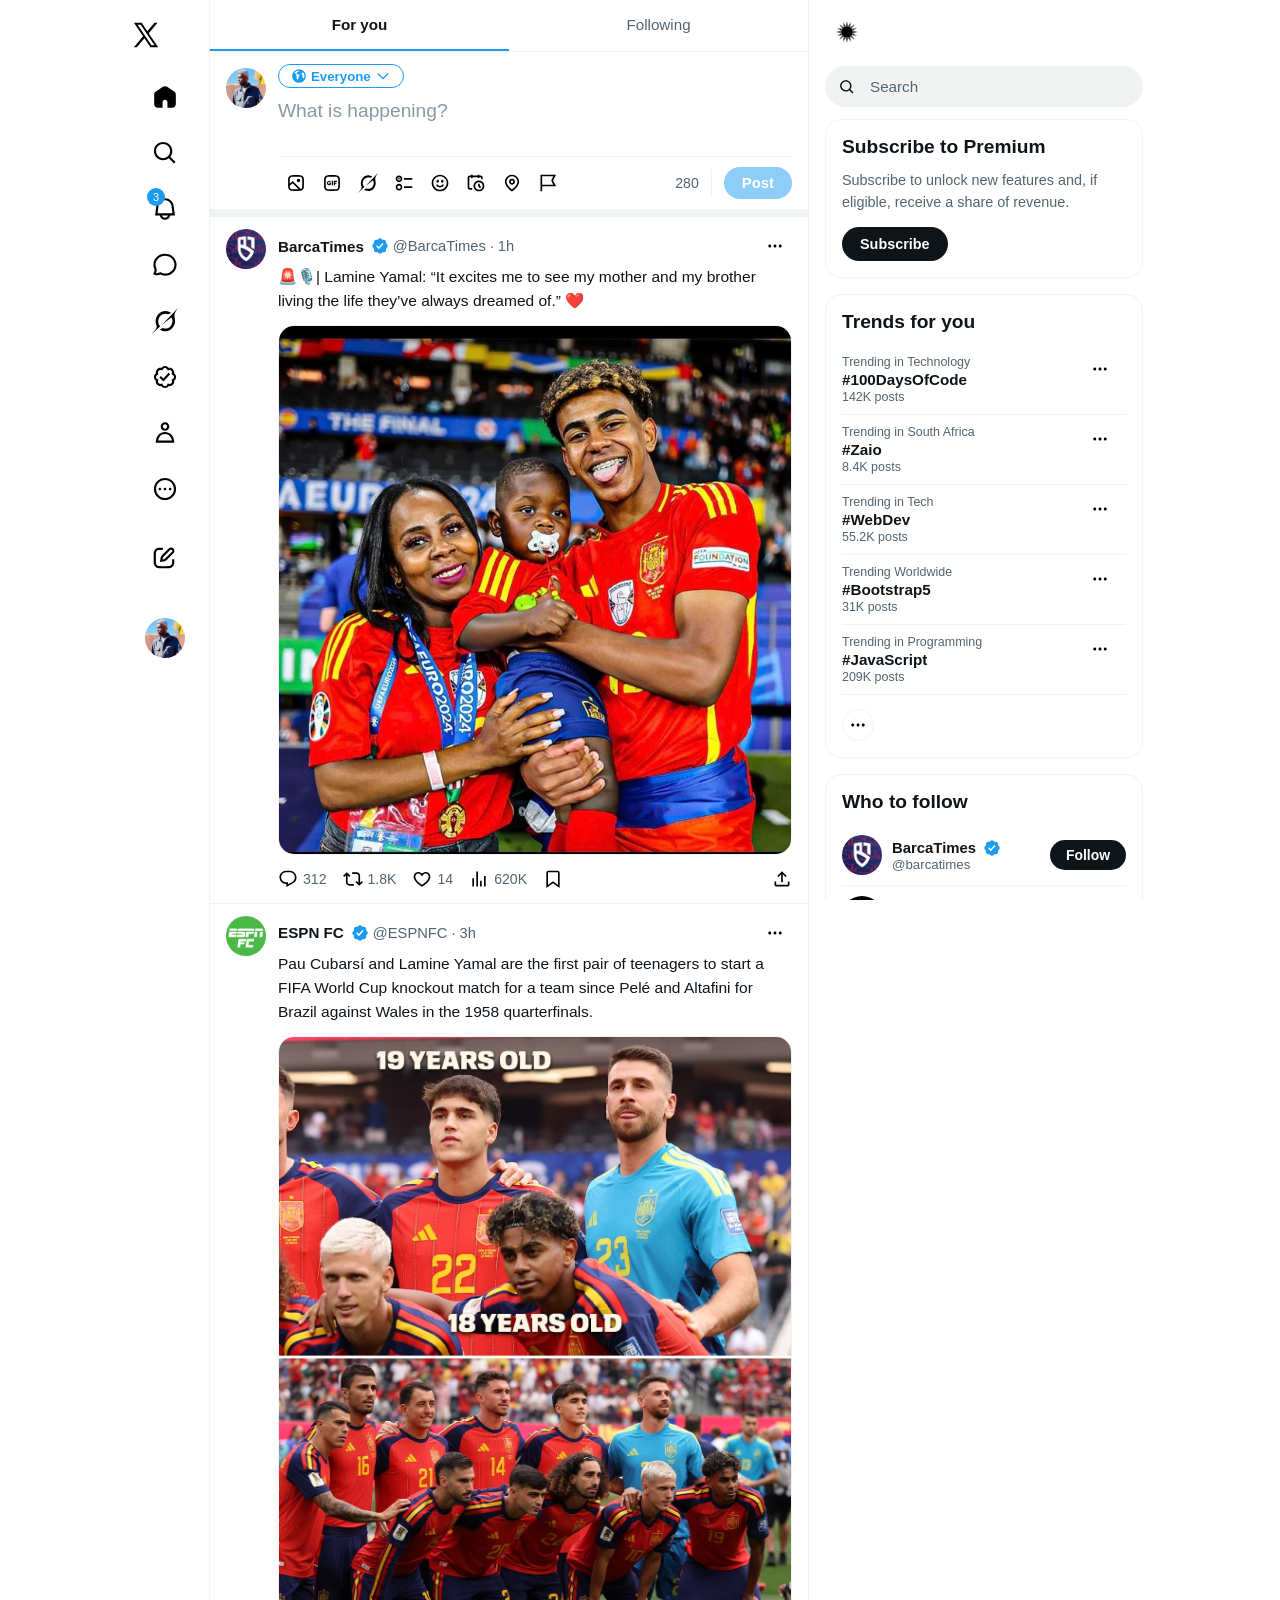
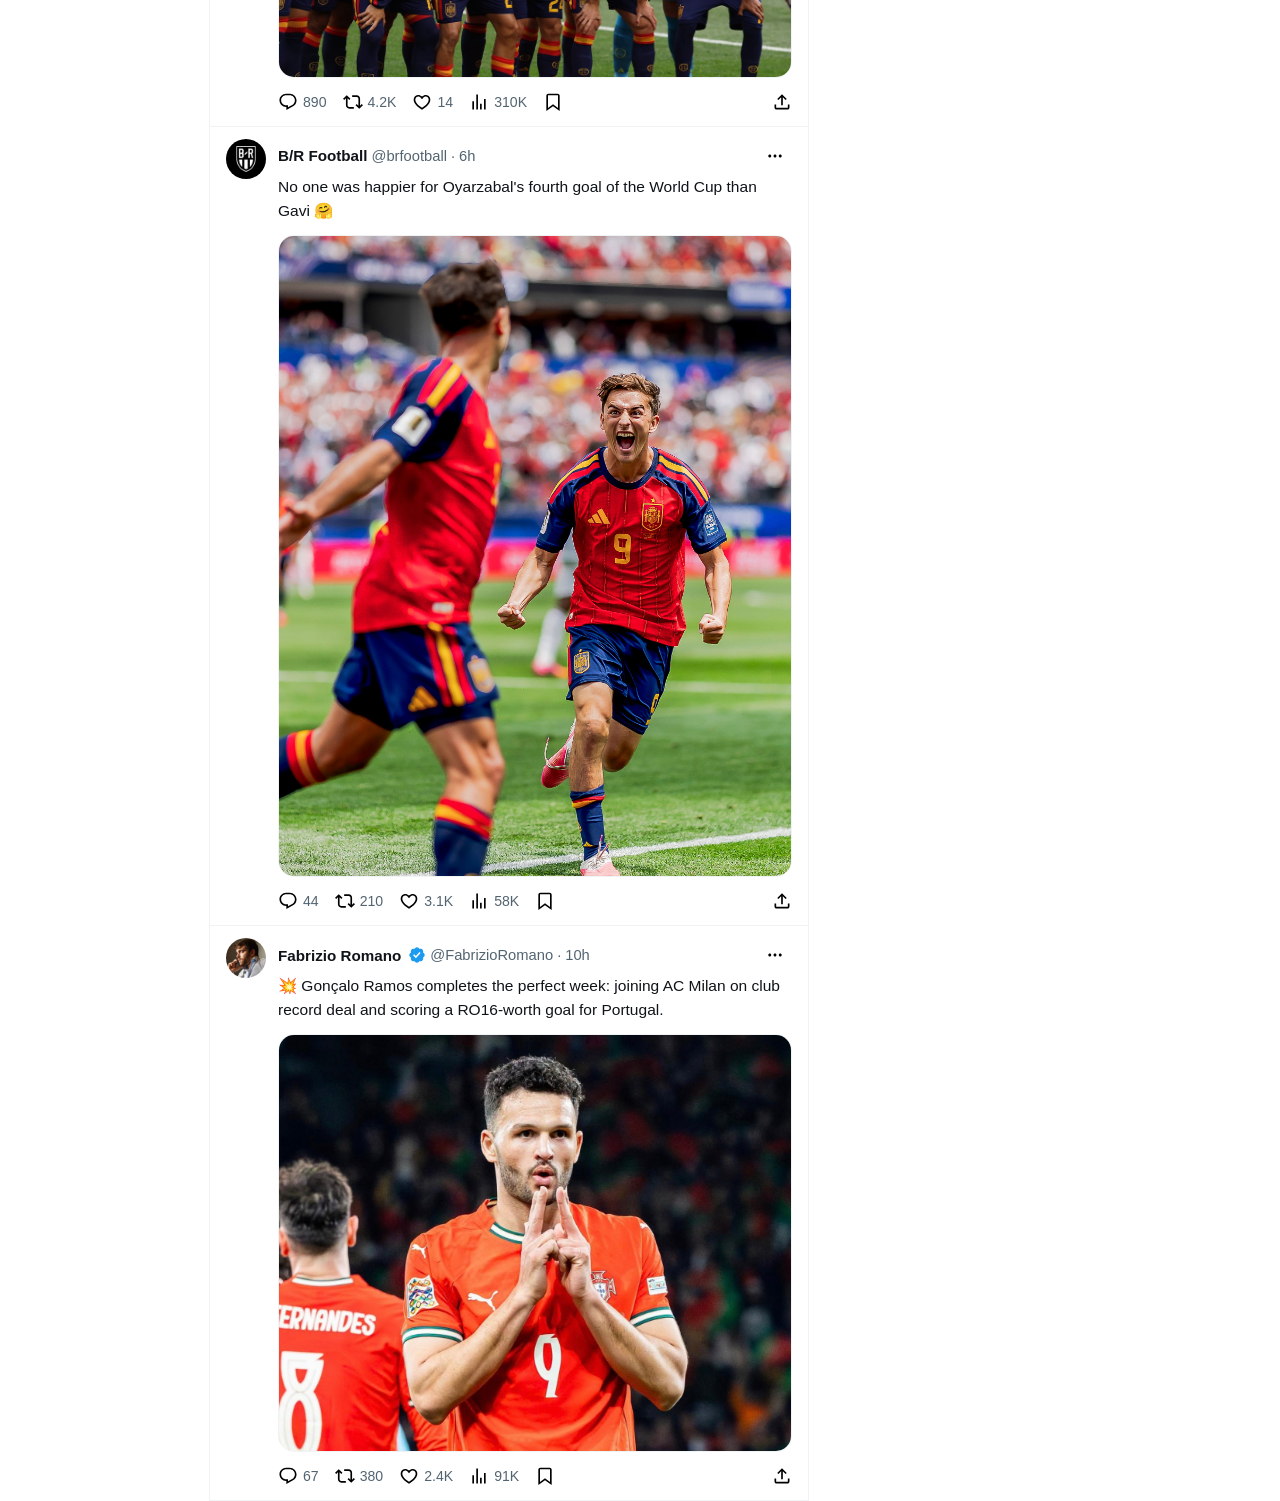
<file: index.html>
<!DOCTYPE html>
<html lang="en">
<head>
  <meta charset="UTF-8">
  <meta name="viewport" content="width=device-width, initial-scale=1.0">
  <title>Kazadi X</title>
  <link rel="icon" href="./Assets/x-favicon.ico" type="image/x-icon">
  <link rel="stylesheet" href="style.css">
</head>

<body>
  
  <!-- =====================================================
       MOBILE TOP BAR (visible < 700px)
  ====================================================== -->
  <div class="mobile-topbar">
    <img src="./Assets/x-icon.svg"
         alt="X logo" class="mobile-logo" />
    <img src="./Assets/ProfilePic.jpg"
         alt="Profile" class="mobile-avatar" />
  </div>

  <!-- =====================================================
       PAGE WRAPPER
  ====================================================== -->
  <div class="page-wrap">

    <!-- =====================================================
         LEFT SIDEBAR — Navigation
    ====================================================== -->
    <aside class="sidebar-left" aria-label="Main navigation">

      <!-- Logo -->
      <a href="index.html" class="nav-logo" aria-label="X home">
        <img src="./Assets/x-icon.svg" alt="X logo">
      </a>

      <!-- Nav links -->
      <nav class="sidebar-nav" aria-label="Primary">
        <a href="index.html" class="nav-item active" aria-current="page">
          <img src="./Assets/home.svg" alt="Home">
          <span class="nav-label">Home</span>
        </a>
        <a href="explore.html" class="nav-item">
          <img src="./Assets/search.svg" alt="Explore">
          <span class="nav-label">Explore</span>
        </a>
        <a href="#" class="nav-item">
          <img src="./Assets/notifications.svg" alt="Notifications">
          <span class="nav-label">Notifications</span>
          <span class="nav-badge">3</span>
        </a>
        <a href="#" class="nav-item">
          <img src="./Assets/message.svg" alt="Chat">
          <span class="nav-label">Chat</span>
        </a>
        <a href="#" class="nav-item">
          <img src="./Assets/grok.svg" alt="Grok">
          <span class="nav-label">Grok</span>
        </a>
        <a href="#" class="nav-item">
          <img src="./Assets/premium.svg" alt="Premium">
          <span class="nav-label">Premium</span>
        </a>
        <a href="#" class="nav-item">
          <img src="./Assets/profile.svg" alt="Profile">
          <span class="nav-label">Profile</span>
        </a>
        <div class="nav-more-wrap more-wrap">
          <button class="nav-item nav-btn" aria-haspopup="true" aria-expanded="false">
            <img src="./Assets/more.svg" alt="More">
            <span class="nav-label">More</span>
          </button>
          <div class="more-menu align-left" role="menu">
            <a href="#" class="nav-item">
              <img src="./Assets/lists.svg" alt="Lists">
              <span class="nav-label">Lists</span>
            </a>
            <a href="#" class="nav-item">
              <img src="./Assets/communities.svg" alt="Communities">
              <span class="nav-label">Communities</span>
            </a>
            <a href="#" class="nav-item">
              <img src="./Assets/bookmarks.svg" alt="Bookmarks">
              <span class="nav-label">Bookmarks</span>
            </a>
            <a href="#" class="nav-item">
              <img src="./Assets/community-notes.svg" alt="Explore">
              <span class="nav-label">Community Notes</span>
            </a>
            <a href="#" class="nav-item" >
              <img src="./Assets/business.svg" alt="Lists">
              <span class="nav-label">Business</span>
            </a>
            <a href="#" class="nav-item">
              <img src="./Assets/ads.svg" alt="Explore">
              <span class="nav-label">Ads</span>
            </a>
            <a href="#" class="nav-item">
              <img src="./Assets/space.svg" alt="Space">
              <span class="nav-label">Space</span>
            </a>
            <a href="#" class="nav-item">
              <img src="./Assets/settings.svg" alt="Explore">
              <span class="nav-label">Settings and privacy</span>
            </a>
          </div>
        </div>

        <!-- Post / Tweet button -->
        <button class="btn-tweet" id="openTweetModal" aria-haspopup="dialog">
          <span class="btn-tweet-full">Post</span>
          <img src="./Assets/post.svg" alt="Feather" class="btn-tweet-icon" aria-hidden="true">
        </button>
      </nav>

      <!-- Profile mini card -->
      <div class="profile-mini">
        <img src="./Assets/ProfilePic.jpg"
             alt="Your profile" class="profile-mini-avatar" />
        <div class="profile-mini-info">
          <span class="profile-mini-name">Kazadi Mukendi</span>
          <span class="profile-mini-handle">@kazadi_dev</span>
        </div>
        <img src="./Assets/more2.svg" alt="More" class="profile-mini-more" aria-hidden="true">
      </div>
    </aside>

    <!-- =====================================================
         MAIN FEED
    ====================================================== -->
    <main class="feed-col" aria-label="Timeline feed">

      <!-- Feed header -->
      <div class="feed-header">
        <div class="feed-tabs">
          <button class="feed-tab active" aria-pressed="true">For you</button>
          <button class="feed-tab" aria-pressed="false">Following</button>
        </div>
      </div>

      <!-- ===== TWEET COMPOSE BOX ===== -->
      <div class="compose-box" role="form" aria-label="Compose a post">
        <img src="./Assets/ProfilePic.jpg"
             alt="Your avatar" class="compose-avatar" />
        <div class="compose-right">
          <div class="compose-audience">
            <button class="audience-btn">
              <img src="./Assets/everyonecanreply.svg" alt="Everyone"> Everyone <img src="./Assets/drop-down.svg" alt="Drop down">
            </button>
          </div>
          <textarea class="compose-input" id="composeInput" placeholder="What is happening?"
                    aria-label="Compose your post" maxlength="280" rows="1"></textarea>
          <div class="compose-toolbar">
            <div class="compose-tools">
              <button class="tool-btn" aria-label="Add image"><img src="./Assets/media.svg" alt="Image"></button>
              <button class="tool-btn" aria-label="Add GIF"><img src="./Assets/gif.svg" alt="GIF"></button>
              <button class="tool-btn" aria-label="Grok"><img src="./Assets/grok.svg" alt="Grok"></button>
              <button class="tool-btn" aria-label="Add poll"><img src="./Assets/poll.svg" alt="Poll"></button>
              <button class="tool-btn" aria-label="Add emoji"><img src="./Assets/emoji.svg" alt="Emoji"></button>
              <button class="tool-btn" aria-label="Schedule post"><img src="./Assets/schedule.svg" alt="Calendar"></button>
              <button class="tool-btn" aria-label="Add location"><img src="./Assets/location.svg" alt="Location"></button>
              <button class="tool-btn" aria-label="Disclosure"><img src="./Assets/flag.svg" alt="Disclosure"></button>
            </div>
            <div class="compose-right-tools">
              <span class="char-counter" id="charCounter">280</span>
              <div class="compose-divider" aria-hidden="true"></div>
              <button class="btn-post" id="postBtn" disabled aria-label="Post your tweet">Post</button>
            </div>
          </div>
        </div>
      </div>

      <!-- ===== TWEET FEED ===== -->
      <div class="feed-list" role="feed" aria-label="Timeline">

        <!-- Tweet 1 — with image -->
        <article class="tweet" aria-label="Tweet by Match Center">
          <div class="tweet-avatar-col">
            <img src="./Assets/BarcaTimes.jpg"
                 alt="Barca Times avatar" class="tweet-avatar" />
          </div>
          <div class="tweet-body">
            <div class="tweet-header">
              <span class="tweet-name">BarcaTimes<img src="./Assets/verified.svg" alt="Verified" class="verified"></span>
              <span class="tweet-handle">@BarcaTimes</span>
              <span class="tweet-dot">·</span>
              <span class="tweet-time">1h</span>
              <div class="tweet-more-wrap more-wrap">
                <button class="tweet-more" aria-label="More options" aria-haspopup="true" aria-expanded="false">
                  <img src="./Assets/more2.svg" alt="More">
                </button>
                <div class="more-menu" role="menu">
                  <button class="menu-item" role="menuitem">Not interested in this post</button>
                  <button class="menu-item" role="menuitem">Follow @BarcaTimes</button>
                  <button class="menu-item" role="menuitem">Mute @BarcaTimes</button>
                  <button class="menu-item menu-item-danger" role="menuitem">Block @BarcaTimes</button>
                  <button class="menu-item menu-item-danger" role="menuitem">Report post</button>
                </div>
              </div>
            </div>
            <p class="tweet-text">🚨🎙️| Lamine Yamal: “It excites me to see my mother and my brother living the life they’ve always dreamed of.” ❤️</p>
            <div class="tweet-image-wrap">
              <img src="./Assets/Lamine.jpg"
                   alt="Lamine Yamal" class="tweet-img" />
            </div>
            <div class="tweet-actions">
              <button class="action-btn reply-btn" aria-label="Comment">
                <img src="./Assets/comment.svg" alt="Comment"><span>312</span>
              </button>
              <button class="action-btn retweet-btn" aria-label="Repost">
                <img src="./Assets/retweet.svg" alt="Repost"><span>1.8K</span>
              </button>
              <button class="action-btn like-btn" aria-label="Like" aria-pressed="false">
                <img src="./Assets/like.svg" alt="Like"><span>14</span>
              </button>
              <button class="action-btn view-btn" aria-label="Views">
                <img src="./Assets/view.svg" alt="Views"><span>620K</span>
              </button>
              <button class="action-btn bookmark-btn" aria-label="Bookmark">
                <img src="./Assets/bookmarks.svg" alt="Bookmark">
              </button>
              <button class="action-btn share-btn" aria-label="Share">
                <img src="./Assets/share.svg" alt="Share">
              </button>
            </div>
          </div>
        </article>

        <!-- Tweet 2 -->
        <article class="tweet" aria-label="Tweet by Transfer Wire">
          <div class="tweet-avatar-col">
            <img src="./Assets/ESPNFC.jpg"
                 alt="ESPN" class="tweet-avatar" />
          </div>
          <div class="tweet-body">
            <div class="tweet-header">
              <span class="tweet-name">ESPN FC <img src="./Assets/verified.svg" alt="Verified" class="verified"></span>
              <span class="tweet-handle">@ESPNFC</span>
              <span class="tweet-dot">·</span>
              <span class="tweet-time">3h</span>
              <div class="tweet-more-wrap more-wrap">
                <button class="tweet-more" aria-label="More options" aria-haspopup="true" aria-expanded="false">
                  <img src="./Assets/more2.svg" alt="More">
                </button>
                <div class="more-menu" role="menu">
                  <button class="menu-item" role="menuitem">Not interested in this post</button>
                  <button class="menu-item" role="menuitem">Follow @ESPNFC</button>
                  <button class="menu-item" role="menuitem">Mute @ESPNFC</button>
                  <button class="menu-item menu-item-danger" role="menuitem">Block @ESPNFC</button>
                  <button class="menu-item menu-item-danger" role="menuitem">Report post</button>
                </div>
              </div>
            </div>
            <p class="tweet-text">Pau Cubarsí and Lamine Yamal are the first pair of teenagers to start a FIFA World Cup knockout match for a team since Pelé and Altafini for Brazil against Wales in the 1958 quarterfinals.</p>
            <div class="tweet-image-wrap">
              <img src="./Assets/Spain.jpg"
                   alt="Spain" class="tweet-img" />
            </div>
            <div class="tweet-actions">
              <button class="action-btn reply-btn" aria-label="Comment">
                <img src="./Assets/comment.svg" alt="Comment"><span>890</span>
              </button>
              <button class="action-btn retweet-btn" aria-label="Repost">
                <img src="./Assets/retweet.svg" alt="Repost"><span>4.2K</span>
              </button>
              <button class="action-btn like-btn" aria-label="Like" aria-pressed="false">
                <img src="./Assets/like.svg" alt="Like"><span>14</span>
              </button>
              <button class="action-btn view-btn" aria-label="Views">
                <img src="./Assets/view.svg" alt="Views"><span>310K</span>
              </button>
              <button class="action-btn bookmark-btn" aria-label="Bookmark">
                <img src="./Assets/bookmarks.svg" alt="Bookmark">
              </button>
              <button class="action-btn share-btn" aria-label="Share">
                <img src="./Assets/share.svg" alt="Share">
              </button>
            </div>
          </div>
        </article>

        <!-- Tweet 3 — with image -->
        <article class="tweet" aria-label="Tweet by BR Football">
          <div class="tweet-avatar-col">
            <img src="./Assets/BRFootball.jpg"
                 alt="B/R Football avatar" class="tweet-avatar" />
          </div>
          <div class="tweet-body">
            <div class="tweet-header">
              <span class="tweet-name">B/R Football</span>
              <span class="tweet-handle">@brfootball</span>
              <span class="tweet-dot">·</span>
              <span class="tweet-time">6h</span>
              <div class="tweet-more-wrap more-wrap">
                <button class="tweet-more" aria-label="More options" aria-haspopup="true" aria-expanded="false">
                  <img src="./Assets/more2.svg" alt="More">
                </button>
                <div class="more-menu" role="menu">
                  <button class="menu-item" role="menuitem">Not interested in this post</button>
                  <button class="menu-item" role="menuitem">Follow @brfootball</button>
                  <button class="menu-item" role="menuitem">Mute @brfootball</button>
                  <button class="menu-item menu-item-danger" role="menuitem">Block @brfootball</button>
                  <button class="menu-item menu-item-danger" role="menuitem">Report post</button>
                </div>
              </div>
            </div>
            <p class="tweet-text">No one was happier for Oyarzabal's fourth goal of the World Cup than Gavi 🤗</p>
            <div class="tweet-image-wrap">
              <img src="./Assets/Gavi.jpg"
                   alt="Gavi" class="tweet-img" />
            </div>
            <div class="tweet-actions">
              <button class="action-btn reply-btn" aria-label="Comment">
                <img src="./Assets/comment.svg" alt="Comment"><span>44</span>
              </button>
              <button class="action-btn retweet-btn" aria-label="Repost">
                <img src="./Assets/retweet.svg" alt="Repost"><span>210</span>
              </button>
              <button class="action-btn like-btn" aria-label="Like" aria-pressed="false">
                <img src="./Assets/like.svg" alt="Like"><span>3.1K</span>
              </button>
              <button class="action-btn view-btn" aria-label="Views">
                <img src="./Assets/view.svg" alt="Views"><span>58K</span>
              </button>
              <button class="action-btn bookmark-btn" aria-label="Bookmark">
                <img src="./Assets/bookmarks.svg" alt="Bookmark">
              </button>
              <button class="action-btn share-btn" aria-label="Share">
                <img src="./Assets/share.svg" alt="Share">
              </button>
            </div>
          </div>
        </article>

        <!-- Tweet 4 -->
        <article class="tweet" aria-label="Tweet by Fabrizio Romano">
          <div class="tweet-avatar-col">
            <img src="./Assets/Fabrizio.jpg"
                 alt="Fabrizio Romano avatar" class="tweet-avatar" />
          </div>
          <div class="tweet-body">
            <div class="tweet-header">
              <span class="tweet-name">Fabrizio Romano <img src="./Assets/verified.svg" alt="Verified" class="verified"></span>
              <span class="tweet-handle">@FabrizioRomano</span>
              <span class="tweet-dot">·</span>
              <span class="tweet-time">10h</span>
              <div class="tweet-more-wrap more-wrap">
                <button class="tweet-more" aria-label="More options" aria-haspopup="true" aria-expanded="false">
                  <img src="./Assets/more2.svg" alt="More">
                </button>
                <div class="more-menu" role="menu">
                  <button class="menu-item" role="menuitem">Not interested in this post</button>
                  <button class="menu-item" role="menuitem">Follow @FabrizioRomano</button>
                  <button class="menu-item" role="menuitem">Mute @FabrizioRomano</button>
                  <button class="menu-item menu-item-danger" role="menuitem">Block @FabrizioRomano</button>
                  <button class="menu-item menu-item-danger" role="menuitem">Report post</button>
                </div>
              </div>
            </div>
            <p class="tweet-text">💥 Gonçalo Ramos completes the perfect week: joining AC Milan on club record deal and scoring a RO16-worth goal for Portugal.</p>
            <div class="tweet-image-wrap">
              <img src="./Assets/Ramos.jpg"
                   alt="Gonçalo Ramos" class="tweet-img" />
            </div>
            <div class="tweet-actions">
              <button class="action-btn reply-btn" aria-label="Reply">
                <img src="./Assets/comment.svg" alt="Comment"><span>67</span>
              </button>
              <button class="action-btn retweet-btn" aria-label="Repost">
                <img src="./Assets/retweet.svg" alt="Repost"><span>380</span>
              </button>
              <button class="action-btn like-btn" aria-label="Like" aria-pressed="false">
                <img src="./Assets/like.svg" alt="Like"><span>2.4K</span>
              </button>
              <button class="action-btn view-btn" aria-label="Views">
                <img src="./Assets/view.svg" alt="Views"><span>91K</span>
              </button>
              <button class="action-btn bookmark-btn" aria-label="Bookmark">
                <img src="./Assets/bookmarks.svg" alt="Bookmark">
              </button>
              <button class="action-btn share-btn" aria-label="Share">
                <img src="./Assets/share.svg" alt="Share">
              </button>
            </div>
          </div>
        </article>


      </div><!-- /feed-list -->
    </main>

    <!-- =====================================================
         RIGHT SIDEBAR
    ====================================================== -->
    <aside class="sidebar-right" aria-label="Supplementary content">
      <!-- Dark mode toggle — CUSTOM FEATURE (no Cursor) -->
      <button class="theme-toggle-btn" id="themeToggle" aria-label="Toggle dark mode" aria-pressed="false">
        <img src="./Assets/Dark.png" alt="Dark mode" id="themeIcon">
        <span id="themeLabel" class="visually-hidden">Dark mode</span>
      </button>

      <!-- Search bar -->
      <div class="search-wrap">
        <label for="searchInput" class="visually-hidden">Search Twitter</label>
        <div class="search-inner">
          <img src="./Assets/search.svg" alt="Search" class="search-icon" aria-hidden="true">
          <input type="search" id="searchInput" class="search-input" placeholder="Search" aria-label="Search">
        </div>
      </div>
    
      <!-- Subscribe box -->
      <div class="widget subscribe-widget">
        <h2 class="widget-title">Subscribe to Premium</h2>
        <p class="widget-body">
          Subscribe to unlock new features and, if eligible, receive a share of revenue.
        </p>
        <button class="btn-subscribe">Subscribe</button>
      </div>
    
      <!-- Trending -->
      <div class="widget trending-widget">
        <h2 class="widget-title">Trends for you</h2>

        <div class="trend-item">
          <div>
            <div class="trend-meta">Trending in Technology</div>
            <div class="trend-tag">#100DaysOfCode</div>
            <div class="trend-count">142K posts</div>
          </div>
          <div class="trend-more-wrap more-wrap">
            <button class="trend-more" aria-label="More options" aria-haspopup="true" aria-expanded="false">
              <img src="./Assets/more2.svg" alt="More">
            </button>
            <div class="more-menu" role="menu">
              <button class="menu-item" role="menuitem">Not interested in #100DaysOfCode</button>
              <button class="menu-item menu-item-danger" role="menuitem">This trend is spam or misleading</button>
            </div>
          </div>
        </div>

        <div class="trend-item">
          <div>
            <div class="trend-meta">Trending in South Africa</div>
            <div class="trend-tag">#Zaio</div>
            <div class="trend-count">8.4K posts</div>
          </div>
          <div class="trend-more-wrap more-wrap">
            <button class="trend-more" aria-label="More options" aria-haspopup="true" aria-expanded="false">
              <img src="./Assets/more2.svg" alt="More">
            </button>
            <div class="more-menu" role="menu">
              <button class="menu-item" role="menuitem">Not interested in #Zaio</button>
              <button class="menu-item menu-item-danger" role="menuitem">This trend is spam or misleading</button>
            </div>
          </div>
        </div>

        <div class="trend-item">
          <div>
            <div class="trend-meta">Trending in Tech</div>
            <div class="trend-tag">#WebDev</div>
            <div class="trend-count">55.2K posts</div>
          </div>
          <div class="trend-more-wrap more-wrap">
            <button class="trend-more" aria-label="More options" aria-haspopup="true" aria-expanded="false">
              <img src="./Assets/more2.svg" alt="More">
            </button>
            <div class="more-menu" role="menu">
              <button class="menu-item" role="menuitem">Not interested in #WebDev</button>
              <button class="menu-item menu-item-danger" role="menuitem">This trend is spam or misleading</button>
            </div>
          </div>
        </div>

        <div class="trend-item">
          <div>
            <div class="trend-meta">Trending Worldwide</div>
            <div class="trend-tag">#Bootstrap5</div>
            <div class="trend-count">31K posts</div>
          </div>
          <div class="trend-more-wrap more-wrap">
            <button class="trend-more" aria-label="More options" aria-haspopup="true" aria-expanded="false">
              <img src="./Assets/more2.svg" alt="More">
            </button>
            <div class="more-menu" role="menu">
              <button class="menu-item" role="menuitem">Not interested in #Bootstrap5</button>
              <button class="menu-item menu-item-danger" role="menuitem">This trend is spam or misleading</button>
            </div>
          </div>
        </div>

        <div class="trend-item">
          <div>
            <div class="trend-meta">Trending in Programming</div>
            <div class="trend-tag">#JavaScript</div>
            <div class="trend-count">209K posts</div>
          </div>
          <div class="trend-more-wrap more-wrap">
            <button class="trend-more" aria-label="More options" aria-haspopup="true" aria-expanded="false">
              <img src="./Assets/more2.svg" alt="More">
            </button>
            <div class="more-menu" role="menu">
              <button class="menu-item" role="menuitem">Not interested in #JavaScript</button>
              <button class="menu-item menu-item-danger" role="menuitem">This trend is spam or misleading</button>
            </div>
          </div>
        </div>

        <div class="widget-more-wrap more-wrap">
          <button class="more-btn" aria-label="More trends" aria-haspopup="true" aria-expanded="false">
            <img src="./Assets/more2.svg" alt="More">
          </button>
          <div class="more-menu align-left" role="menu">
            <a class="menu-item" role="menuitem" href="explore.html">See all trends</a>
            <button class="menu-item" role="menuitem">Trending in your area</button>
            <button class="menu-item" role="menuitem">Trending settings</button>
          </div>
        </div>
      </div>
    
      <!-- Who to follow -->
      <div class="widget follow-widget">
        <h2 class="widget-title">Who to follow</h2>
    
        <div class="follow-item">
          <img src="./Assets/BarcaTimes.jpg"
               alt="BarcaTimes avatar"
               class="follow-avatar">
    
          <div class="follow-info">
            <span class="follow-name">
              BarcaTimes
              <img src="./Assets/verified.svg" alt="Verified" class="verified">
            </span>
            <span class="follow-handle">@barcatimes</span>
          </div>
    
          <button class="btn-follow">Follow</button>
        </div>
    
        <div class="follow-item">
          <img src="./Assets/BRFootball.jpg"
               alt="B/R Football avatar"
               class="follow-avatar">
    
          <div class="follow-info">
            <span class="follow-name">B/R Football</span>
            <span class="follow-handle">@brfootball</span>
          </div>
    
          <button class="btn-follow">Follow</button>
        </div>
    
        <div class="follow-item">
          <img src="./Assets/ESPNFC.jpg"
               alt="ESPN FC avatar"
               class="follow-avatar">
    
          <div class="follow-info">
            <span class="follow-name">
              ESPN FC
              <img src="./Assets/verified.svg" alt="Verified" class="verified">
            </span>
            <span class="follow-handle">@espnfc</span>
          </div>
    
          <button class="btn-follow">Follow</button>
        </div>
    
        <div class="widget-more-wrap more-wrap">
          <button class="more-btn" aria-label="More suggestions" aria-haspopup="true" aria-expanded="false">
            <img src="./Assets/more2.svg" alt="More">
          </button>
          <div class="more-menu align-left" role="menu">
            <button class="menu-item" role="menuitem">See more suggestions</button>
            <button class="menu-item" role="menuitem">Find people you know</button>
            <button class="menu-item" role="menuitem">Who to follow settings</button>
          </div>
        </div>
      </div>
    
      <p class="sidebar-footer">
        <a href="#">Terms</a>
        <a href="#">· Privacy</a>
        <a href="#">· Cookies</a>
        <a href="#">· Accessibility</a>
        <a href="#">· Ads Info</a>
        <a href="#">· More ···</a>
          © 2026 X Corp
      </p>
    
    </aside>


  </div><!-- /page-wrap -->

  <!-- =====================================================
       TWEET MODAL — CUSTOM FEATURE (Cursor-assisted)
       Pure CSS :target trick for open/close, no JS fallback
  ====================================================== -->
  <div class="modal-overlay" id="tweetModal" role="dialog" aria-modal="true" aria-label="Compose new post">
    <div class="modal-box">
  
      <!-- Modal Header -->
      <div class="modal-header">
        <a href="#" class="modal-close" aria-label="Close compose dialog">
          <img src="./Assets/close.svg" alt="Close">
        </a>
  
        <button class="btn-drafts">Drafts</button>
      </div>
  
      <!-- Modal Compose -->
      <div class="modal-compose">
  
        <img src="./Assets/ProfilePic.jpg"
             alt="Your avatar"
             class="compose-avatar">
  
        <div class="compose-right">
  
          <div class="compose-audience">
            <button class="audience-btn">
              <img src="./Assets/everyonecanreply.svg" alt="Everyone">
              <span>Everyone</span>
              <img src="./Assets/drop-down.svg" alt="Expand">
            </button>
          </div>
  
          <textarea
            class="compose-input modal-input"
            placeholder="What is happening?!"
            aria-label="Compose your post"
            maxlength="280"
            rows="4"></textarea>
  
          <div class="compose-toolbar">
  
            <div class="compose-tools">
  
              <button class="tool-btn" aria-label="Add image">
                <img src="./Assets/media.svg" alt="Image">
              </button>
  
              <button class="tool-btn" aria-label="Add GIF">
                <img src="./Assets/gif.svg" alt="GIF">
              </button>

              <button class="tool-btn" aria-label="Grok">
                <img src="./Assets/grok.svg" alt="Grok">
              </button>

              <button class="tool-btn" aria-label="Add poll">
                <img src="./Assets/poll.svg" alt="Poll">
              </button>
  
              <button class="tool-btn" aria-label="Add emoji">
                <img src="./Assets/emoji.svg" alt="Emoji">
              </button>
  
              <button class="tool-btn" aria-label="Schedule post">
                <img src="./Assets/schedule.svg" alt="Schedule">
              </button>
  
              <button class="tool-btn" aria-label="Add location">
                <img src="./Assets/location.svg" alt="Location">
              </button>

              <button class="tool-btn" aria-label="Disclosure">
                <img src="./Assets/flag.svg" alt="Disclosure">
              </button>

            </div>
  
            <div class="compose-right-tools">
              <span class="char-counter">280</span>
  
              <div class="compose-divider"></div>
  
              <button class="btn-post">Post</button>
            </div>
  
          </div>
  
        </div>
  
      </div>
  
    </div>
  </div>
    
  <!-- =====================================================
       MOBILE BOTTOM NAV
  ====================================================== -->
  <nav class="mobile-bottom-nav" aria-label="Mobile navigation">
    
    <a href="index.html" class="mob-nav-item active" aria-label="Home" aria-current="page">
      <img src="./Assets/home.svg" alt="Home">
    </a>
  
    <a href="explore.html" class="mob-nav-item" aria-label="Explore">
      <img src="./Assets/search.svg" alt="Explore">
    </a>
  
    <a href="#" class="mob-nav-item" aria-label="Notifications">
      <img src="./Assets/notifications.svg" alt="Notifications">
      <span class="mob-badge">3</span>
    </a>
  
    <a href="#" class="mob-nav-item" aria-label="Messages">
      <img src="./Assets/message.svg" alt="Messages">
    </a>
  
    <a href="#" class="mob-nav-item" aria-label="Profile">
      <img src="./Assets/profile.svg" alt="Profile">
    </a>
  
  </nav>
  
  <!-- Floating compose button (mobile) -->
  <a href="#tweetModal" class="fab-compose" aria-label="Compose new post">
    <img src="./Assets/post.svg" alt="Compose">
  </a>

  <script src="script.js"></script>

</body>
</html>
</file>
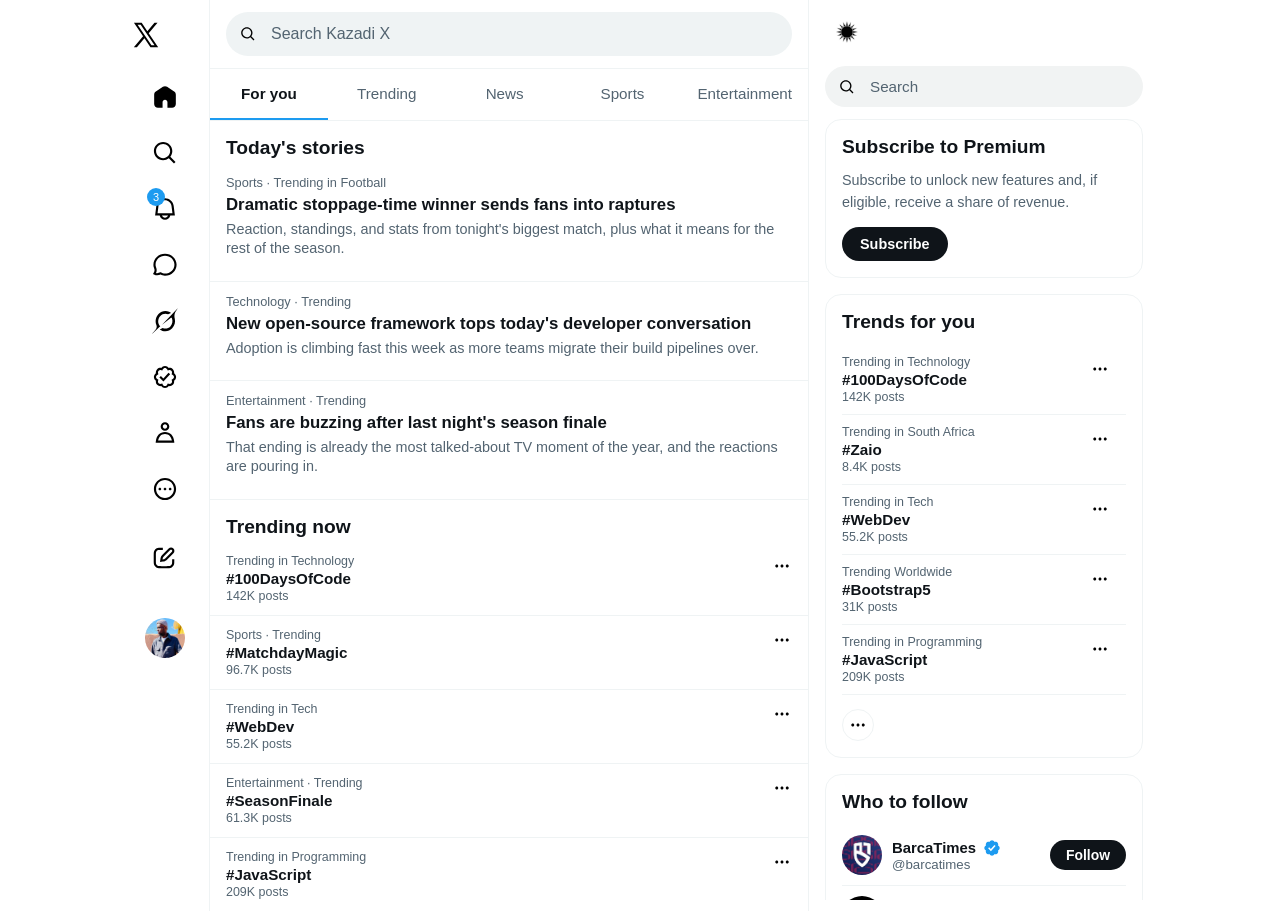
<file: explore.html>
<!DOCTYPE html>
<html lang="en">
<head>
  <meta charset="UTF-8">
  <meta name="viewport" content="width=device-width, initial-scale=1.0">
  <title>Kazadi X</title>
  <link rel="icon" href="./Assets/x-favicon.ico" type="image/x-icon">
  <link rel="stylesheet" href="style.css">
</head>

<body>
  
  <!-- =====================================================
       MOBILE TOP BAR (visible < 700px)
  ====================================================== -->
  <div class="mobile-topbar">
    <img src="./Assets/x-icon.svg"
         alt="X logo" class="mobile-logo" />
    <img src="./Assets/ProfilePic.jpg"
         alt="Profile" class="mobile-avatar" />
  </div>

  <!-- =====================================================
       PAGE WRAPPER
  ====================================================== -->
  <div class="page-wrap">

    <!-- =====================================================
         LEFT SIDEBAR — Navigation
    ====================================================== -->
    <aside class="sidebar-left" aria-label="Main navigation">

      <!-- Logo -->
      <a href="index.html" class="nav-logo" aria-label="X home">
        <img src="./Assets/x-icon.svg" alt="X logo">
      </a>

      <!-- Nav links -->
      <nav class="sidebar-nav" aria-label="Primary">
        <a href="index.html" class="nav-item active" aria-current="page">
          <img src="./Assets/home.svg" alt="Home">
          <span class="nav-label">Home</span>
        </a>
        <a href="explore.html" class="nav-item">
          <img src="./Assets/search.svg" alt="Explore">
          <span class="nav-label">Explore</span>
        </a>
        <a href="#" class="nav-item">
          <img src="./Assets/notifications.svg" alt="Notifications">
          <span class="nav-label">Notifications</span>
          <span class="nav-badge">3</span>
        </a>
        <a href="#" class="nav-item">
          <img src="./Assets/message.svg" alt="Chat">
          <span class="nav-label">Chat</span>
        </a>
        <a href="#" class="nav-item">
          <img src="./Assets/grok.svg" alt="Grok">
          <span class="nav-label">Grok</span>
        </a>
        <a href="#" class="nav-item">
          <img src="./Assets/premium.svg" alt="Premium">
          <span class="nav-label">Premium</span>
        </a>
        <a href="#" class="nav-item">
          <img src="./Assets/profile.svg" alt="Profile">
          <span class="nav-label">Profile</span>
        </a>
        <div class="nav-more-wrap more-wrap">
          <button class="nav-item nav-btn" aria-haspopup="true" aria-expanded="false">
            <img src="./Assets/more.svg" alt="More">
            <span class="nav-label">More</span>
          </button>
          <div class="more-menu align-left" role="menu">
            <a href="#" class="nav-item active" aria-current="page">
              <img src="./Assets/lists.svg" alt="Lists">
              <span class="nav-label">Lists</span>
            </a>
            <a href="#" class="nav-item">
              <img src="./Assets/communities.svg" alt="Communities">
              <span class="nav-label">Communities</span>
            </a>
            <a href="#" class="nav-item active" aria-current="page">
              <img src="./Assets/bookmarks.svg" alt="Bookmarks">
              <span class="nav-label">Bookmarks</span>
            </a>
            <a href="#" class="nav-item">
              <img src="./Assets/community-notes.svg" alt="Explore">
              <span class="nav-label">Community Notes</span>
            </a>
            <a href="#" class="nav-item active" aria-current="page">
              <img src="./Assets/business.svg" alt="Lists">
              <span class="nav-label">Business</span>
            </a>
            <a href="#" class="nav-item">
              <img src="./Assets/ads.svg" alt="Explore">
              <span class="nav-label">Ads</span>
            </a>
            <a href="#" class="nav-item active" aria-current="page">
              <img src="./Assets/space.svg" alt="Space">
              <span class="nav-label">Space</span>
            </a>
            <a href="#" class="nav-item">
              <img src="./Assets/settings.svg" alt="Explore">
              <span class="nav-label">Settings and privacy</span>
            </a>
          </div>
        </div>

        <!-- Post / Tweet button -->
        <button class="btn-tweet" id="openTweetModal" aria-haspopup="dialog">
          <span class="btn-tweet-full">Post</span>
          <img src="./Assets/post.svg" alt="Feather" class="btn-tweet-icon" aria-hidden="true">
        </button>
      </nav>

      <!-- Profile mini card -->
      <div class="profile-mini">
        <img src="./Assets/ProfilePic.jpg"
             alt="Your profile" class="profile-mini-avatar" />
        <div class="profile-mini-info">
          <span class="profile-mini-name">Kazadi Mukendi</span>
          <span class="profile-mini-handle">@kazadi_dev</span>
        </div>
        <img src="./Assets/more2.svg" alt="More" class="profile-mini-more" aria-hidden="true">
      </div>
    </aside>

    <!-- =====================================================
         MAIN FEED — EXPLORE
    ====================================================== -->
    <main class="feed-col" aria-label="Explore">

      <!-- Explore header: search + tabs -->
      <div class="explore-header">
        <div class="explore-search-inner">
          <img src="./Assets/search.svg" alt="Search" class="explore-search-icon" aria-hidden="true">
          <input type="search" id="exploreSearchInput" class="explore-search-input"
                 placeholder="Search Kazadi X" aria-label="Search">
        </div>
      </div>
      <div class="feed-header">
        <div class="feed-tabs">
          <button class="feed-tab active" aria-pressed="true">For you</button>
          <button class="feed-tab" aria-pressed="false">Trending</button>
          <button class="feed-tab" aria-pressed="false">News</button>
          <button class="feed-tab" aria-pressed="false">Sports</button>
          <button class="feed-tab" aria-pressed="false">Entertainment</button>
        </div>
      </div>

      <!-- Today's stories -->
      <h2 class="explore-section-title">Today's stories</h2>

      <article class="story-card" aria-label="Story: Stoppage-time winner sends fans into raptures">
        <div class="story-meta">Sports · Trending in Football</div>
        <div class="story-title">Dramatic stoppage-time winner sends fans into raptures</div>
        <p class="story-snippet">Reaction, standings, and stats from tonight's biggest match, plus what it means for the rest of the season.</p>
      </article>

      <article class="story-card" aria-label="Story: New open-source framework tops developer conversation">
        <div class="story-meta">Technology · Trending</div>
        <div class="story-title">New open-source framework tops today's developer conversation</div>
        <p class="story-snippet">Adoption is climbing fast this week as more teams migrate their build pipelines over.</p>      
      </article>

      <article class="story-card" aria-label="Story: Fans buzzing after last night's season finale">
        <div class="story-meta">Entertainment · Trending</div>
        <div class="story-title">Fans are buzzing after last night's season finale</div>
        <p class="story-snippet">That ending is already the most talked-about TV moment of the year, and the reactions are pouring in.</p>
      </article>

      <!-- Trending now -->
      <h2 class="explore-section-title">Trending now</h2>
      <div class="explore-trend-list">

        <div class="trend-item">
          <div>
            <div class="trend-meta">Trending in Technology</div>
            <div class="trend-tag">#100DaysOfCode</div>
            <div class="trend-count">142K posts</div>
          </div>
          <div class="trend-more-wrap more-wrap">
            <button class="trend-more" aria-label="More options" aria-haspopup="true" aria-expanded="false">
              <img src="./Assets/more2.svg" alt="More">
            </button>
            <div class="more-menu" role="menu">
              <button class="menu-item" role="menuitem">Not interested in #100DaysOfCode</button>
              <button class="menu-item menu-item-danger" role="menuitem">This trend is spam or misleading</button>
            </div>
          </div>
        </div>

        <div class="trend-item">
          <div>
            <div class="trend-meta">Sports · Trending</div>
            <div class="trend-tag">#MatchdayMagic</div>
            <div class="trend-count">96.7K posts</div>
          </div>
          <div class="trend-more-wrap more-wrap">
            <button class="trend-more" aria-label="More options" aria-haspopup="true" aria-expanded="false">
              <img src="./Assets/more2.svg" alt="More">
            </button>
            <div class="more-menu" role="menu">
              <button class="menu-item" role="menuitem">Not interested in #MatchdayMagic</button>
              <button class="menu-item menu-item-danger" role="menuitem">This trend is spam or misleading</button>
            </div>
          </div>
        </div>

        <div class="trend-item">
          <div>
            <div class="trend-meta">Trending in Tech</div>
            <div class="trend-tag">#WebDev</div>
            <div class="trend-count">55.2K posts</div>
          </div>
          <div class="trend-more-wrap more-wrap">
            <button class="trend-more" aria-label="More options" aria-haspopup="true" aria-expanded="false">
              <img src="./Assets/more2.svg" alt="More">
            </button>
            <div class="more-menu" role="menu">
              <button class="menu-item" role="menuitem">Not interested in #WebDev</button>
              <button class="menu-item menu-item-danger" role="menuitem">This trend is spam or misleading</button>
            </div>
          </div>
        </div>

        <div class="trend-item">
          <div>
            <div class="trend-meta">Entertainment · Trending</div>
            <div class="trend-tag">#SeasonFinale</div>
            <div class="trend-count">61.3K posts</div>
          </div>
          <div class="trend-more-wrap more-wrap">
            <button class="trend-more" aria-label="More options" aria-haspopup="true" aria-expanded="false">
              <img src="./Assets/more2.svg" alt="More">
            </button>
            <div class="more-menu" role="menu">
              <button class="menu-item" role="menuitem">Not interested in #SeasonFinale</button>
              <button class="menu-item menu-item-danger" role="menuitem">This trend is spam or misleading</button>
            </div>
          </div>
        </div>

        <div class="trend-item">
          <div>
            <div class="trend-meta">Trending in Programming</div>
            <div class="trend-tag">#JavaScript</div>
            <div class="trend-count">209K posts</div>
          </div>
          <div class="trend-more-wrap more-wrap">
            <button class="trend-more" aria-label="More options" aria-haspopup="true" aria-expanded="false">
              <img src="./Assets/more2.svg" alt="More">
            </button>
            <div class="more-menu" role="menu">
              <button class="menu-item" role="menuitem">Not interested in #JavaScript</button>
              <button class="menu-item menu-item-danger" role="menuitem">This trend is spam or misleading</button>
            </div>
          </div>
        </div>

      </div>
    </main>

    <!-- =====================================================
         RIGHT SIDEBAR
    ====================================================== -->
    <aside class="sidebar-right" aria-label="Supplementary content">
      <!-- Dark mode toggle — CUSTOM FEATURE (no Cursor) -->
      <button class="theme-toggle-btn" id="themeToggle" aria-label="Toggle dark mode" aria-pressed="false">
        <img src="./Assets/Dark.png" alt="Dark mode" id="themeIcon">
        <span id="themeLabel" class="visually-hidden">Dark mode</span>
      </button>

      <!-- Search bar -->
      <div class="search-wrap">
        <label for="searchInput" class="visually-hidden">Search Twitter</label>
        <div class="search-inner">
          <img src="./Assets/search.svg" alt="Search" class="search-icon" aria-hidden="true">
          <input type="search" id="searchInput" class="search-input" placeholder="Search" aria-label="Search">
        </div>
      </div>
    
      <!-- Subscribe box -->
      <div class="widget subscribe-widget">
        <h2 class="widget-title">Subscribe to Premium</h2>
        <p class="widget-body">
          Subscribe to unlock new features and, if eligible, receive a share of revenue.
        </p>
        <button class="btn-subscribe">Subscribe</button>
      </div>
    
      <!-- Trending -->
      <div class="widget trending-widget">
        <h2 class="widget-title">Trends for you</h2>

        <div class="trend-item">
          <div>
            <div class="trend-meta">Trending in Technology</div>
            <div class="trend-tag">#100DaysOfCode</div>
            <div class="trend-count">142K posts</div>
          </div>
          <div class="trend-more-wrap more-wrap">
            <button class="trend-more" aria-label="More options" aria-haspopup="true" aria-expanded="false">
              <img src="./Assets/more2.svg" alt="More">
            </button>
            <div class="more-menu" role="menu">
              <button class="menu-item" role="menuitem">Not interested in #100DaysOfCode</button>
              <button class="menu-item menu-item-danger" role="menuitem">This trend is spam or misleading</button>
            </div>
          </div>
        </div>

        <div class="trend-item">
          <div>
            <div class="trend-meta">Trending in South Africa</div>
            <div class="trend-tag">#Zaio</div>
            <div class="trend-count">8.4K posts</div>
          </div>
          <div class="trend-more-wrap more-wrap">
            <button class="trend-more" aria-label="More options" aria-haspopup="true" aria-expanded="false">
              <img src="./Assets/more2.svg" alt="More">
            </button>
            <div class="more-menu" role="menu">
              <button class="menu-item" role="menuitem">Not interested in #Zaio</button>
              <button class="menu-item menu-item-danger" role="menuitem">This trend is spam or misleading</button>
            </div>
          </div>
        </div>

        <div class="trend-item">
          <div>
            <div class="trend-meta">Trending in Tech</div>
            <div class="trend-tag">#WebDev</div>
            <div class="trend-count">55.2K posts</div>
          </div>
          <div class="trend-more-wrap more-wrap">
            <button class="trend-more" aria-label="More options" aria-haspopup="true" aria-expanded="false">
              <img src="./Assets/more2.svg" alt="More">
            </button>
            <div class="more-menu" role="menu">
              <button class="menu-item" role="menuitem">Not interested in #WebDev</button>
              <button class="menu-item menu-item-danger" role="menuitem">This trend is spam or misleading</button>
            </div>
          </div>
        </div>

        <div class="trend-item">
          <div>
            <div class="trend-meta">Trending Worldwide</div>
            <div class="trend-tag">#Bootstrap5</div>
            <div class="trend-count">31K posts</div>
          </div>
          <div class="trend-more-wrap more-wrap">
            <button class="trend-more" aria-label="More options" aria-haspopup="true" aria-expanded="false">
              <img src="./Assets/more2.svg" alt="More">
            </button>
            <div class="more-menu" role="menu">
              <button class="menu-item" role="menuitem">Not interested in #Bootstrap5</button>
              <button class="menu-item menu-item-danger" role="menuitem">This trend is spam or misleading</button>
            </div>
          </div>
        </div>

        <div class="trend-item">
          <div>
            <div class="trend-meta">Trending in Programming</div>
            <div class="trend-tag">#JavaScript</div>
            <div class="trend-count">209K posts</div>
          </div>
          <div class="trend-more-wrap more-wrap">
            <button class="trend-more" aria-label="More options" aria-haspopup="true" aria-expanded="false">
              <img src="./Assets/more2.svg" alt="More">
            </button>
            <div class="more-menu" role="menu">
              <button class="menu-item" role="menuitem">Not interested in #JavaScript</button>
              <button class="menu-item menu-item-danger" role="menuitem">This trend is spam or misleading</button>
            </div>
          </div>
        </div>

        <div class="widget-more-wrap more-wrap">
          <button class="more-btn" aria-label="More trends" aria-haspopup="true" aria-expanded="false">
            <img src="./Assets/more2.svg" alt="More">
          </button>
          <div class="more-menu align-left" role="menu">
            <a class="menu-item" role="menuitem" href="explore.html">See all trends</a>
            <button class="menu-item" role="menuitem">Trending in your area</button>
            <button class="menu-item" role="menuitem">Trending settings</button>
          </div>
        </div>
      </div>
    
      <!-- Who to follow -->
      <div class="widget follow-widget">
        <h2 class="widget-title">Who to follow</h2>
    
        <div class="follow-item">
          <img src="./Assets/BarcaTimes.jpg"
               alt="BarcaTimes avatar"
               class="follow-avatar">
    
          <div class="follow-info">
            <span class="follow-name">
              BarcaTimes
              <img src="./Assets/verified.svg" alt="Verified" class="verified">
            </span>
            <span class="follow-handle">@barcatimes</span>
          </div>
    
          <button class="btn-follow">Follow</button>
        </div>
    
        <div class="follow-item">
          <img src="./Assets/BRFootball.jpg"
               alt="B/R Football avatar"
               class="follow-avatar">
    
          <div class="follow-info">
            <span class="follow-name">B/R Football</span>
            <span class="follow-handle">@brfootball</span>
          </div>
    
          <button class="btn-follow">Follow</button>
        </div>
    
        <div class="follow-item">
          <img src="./Assets/ESPNFC.jpg"
               alt="ESPN FC avatar"
               class="follow-avatar">
    
          <div class="follow-info">
            <span class="follow-name">
              ESPN FC
              <img src="./Assets/verified.svg" alt="Verified" class="verified">
            </span>
            <span class="follow-handle">@espnfc</span>
          </div>
    
          <button class="btn-follow">Follow</button>
        </div>
    
        <div class="widget-more-wrap more-wrap">
          <button class="more-btn" aria-label="More suggestions" aria-haspopup="true" aria-expanded="false">
            <img src="./Assets/more2.svg" alt="More">
          </button>
          <div class="more-menu align-left" role="menu">
            <button class="menu-item" role="menuitem">See more suggestions</button>
            <button class="menu-item" role="menuitem">Find people you know</button>
            <button class="menu-item" role="menuitem">Who to follow settings</button>
          </div>
        </div>
      </div>
    
      <p class="sidebar-footer">
        <a href="#">Terms</a>
        <a href="#">· Privacy</a>
        <a href="#">· Cookies</a>
        <a href="#">· Accessibility</a>
        <a href="#">· Ads Info</a>
        <a href="#">· More ···</a>
          © 2026 X Corp
      </p>
    
    </aside>


  </div><!-- /page-wrap -->

  <!-- =====================================================
       TWEET MODAL — CUSTOM FEATURE (Cursor-assisted)
       Pure CSS :target trick for open/close, no JS fallback
  ====================================================== -->
  <div class="modal-overlay" id="tweetModal" role="dialog" aria-modal="true" aria-label="Compose new post">
    <div class="modal-box">
  
      <!-- Modal Header -->
      <div class="modal-header">
        <a href="#" class="modal-close" aria-label="Close compose dialog">
          <img src="./Assets/close.svg" alt="Close">
        </a>
  
        <button class="btn-drafts">Drafts</button>
      </div>
  
      <!-- Modal Compose -->
      <div class="modal-compose">
  
        <img src="./Assets/ProfilePic.jpg"
             alt="Your avatar"
             class="compose-avatar">
  
        <div class="compose-right">
  
          <div class="compose-audience">
            <button class="audience-btn">
              <img src="./Assets/everyonecanreply.svg" alt="Everyone">
              <span>Everyone</span>
              <img src="./Assets/drop-down.svg" alt="Expand">
            </button>
          </div>
  
          <textarea
            class="compose-input modal-input"
            placeholder="What is happening?!"
            aria-label="Compose your post"
            maxlength="280"
            rows="4"></textarea>
  
          <div class="compose-toolbar">
  
            <div class="compose-tools">
  
              <button class="tool-btn" aria-label="Add image">
                <img src="./Assets/media.svg" alt="Image">
              </button>
  
              <button class="tool-btn" aria-label="Add GIF">
                <img src="./Assets/gif.svg" alt="GIF">
              </button>

              <button class="tool-btn" aria-label="Grok">
                <img src="./Assets/grok.svg" alt="Grok">
              </button>

              <button class="tool-btn" aria-label="Add poll">
                <img src="./Assets/poll.svg" alt="Poll">
              </button>
  
              <button class="tool-btn" aria-label="Add emoji">
                <img src="./Assets/emoji.svg" alt="Emoji">
              </button>
  
              <button class="tool-btn" aria-label="Schedule post">
                <img src="./Assets/schedule.svg" alt="Schedule">
              </button>
  
              <button class="tool-btn" aria-label="Add location">
                <img src="./Assets/location.svg" alt="Location">
              </button>

              <button class="tool-btn" aria-label="Disclosure">
                <img src="./Assets/flag.svg" alt="Disclosure">
              </button>

            </div>
  
            <div class="compose-right-tools">
              <span class="char-counter">280</span>
  
              <div class="compose-divider"></div>
  
              <button class="btn-post">Post</button>
            </div>
  
          </div>
  
        </div>
  
      </div>
  
    </div>
  </div>
    
  <!-- =====================================================
       MOBILE BOTTOM NAV
  ====================================================== -->
  <nav class="mobile-bottom-nav" aria-label="Mobile navigation">
    
    <a href="index.html" class="mob-nav-item active" aria-label="Home" aria-current="page">
      <img src="./Assets/home.svg" alt="Home">
    </a>
  
    <a href="explore.html" class="mob-nav-item" aria-label="Explore">
      <img src="./Assets/search.svg" alt="Explore">
    </a>
  
    <a href="#" class="mob-nav-item" aria-label="Notifications">
      <img src="./Assets/notifications.svg" alt="Notifications">
      <span class="mob-badge">3</span>
    </a>
  
    <a href="#" class="mob-nav-item" aria-label="Messages">
      <img src="./Assets/message.svg" alt="Messages">
    </a>
  
    <a href="#" class="mob-nav-item" aria-label="Profile">
      <img src="./Assets/profile.svg" alt="Profile">
    </a>
  
  </nav>
  
  <!-- Floating compose button (mobile) -->
  <a href="#tweetModal" class="fab-compose" aria-label="Compose new post">
    <img src="./Assets/post.svg" alt="Compose">
  </a>

  <script src="script.js"></script>

</body>
</html>
</file>
<file: style.css>
:root {
  --bg:            #ffffff;
  --bg-hover:      #f1f3f3;
  --bg-modal:      rgba(0,0,0,0.5);
  --surface:       #ffffff;
  --border:        #eff3f4;
  --ink:           #0f1419;
  --ink-2:         #536471;
  --ink-3:         #8899a6;
  --accent:        #1d9bf0;
  --accent-hover:  #1a8cd8;
  --accent-bg:     #e8f5fd;
  --like:          #f91880;
  --like-bg:       #fde8f0;
  --rt:            #00ba7c;
  --rt-bg:         #d9f4ea;
  --bg-rgb:        255, 255, 255;
  --sidebar-w:     275px;
  --feed-w:        600px;
  --right-w:       350px;
  --nav-icon-size: 26px;
  --radius-pill:   999px;
  --radius-card:   1rem;
  --font:          -apple-system, BlinkMacSystemFont, "Segoe UI", Roboto, Helvetica, Arial, sans-serif;
}

[data-theme="dark"] {
  --bg:        #000000;
  --bg-rgb:    0, 0, 0;
  --bg-hover:  #1a1a1a;
  --surface:   #16181c;
  --border:    #2f3336;
  --ink:       #e7e9ea;
  --ink-2:     #71767b;
  --ink-3:     #555b61;
  --accent-bg: #031827;
  --like-bg:   #200414;
  --rt-bg:     #00260f;
}

/* ---- Dark-mode icon fix ----
   Our icon SVGs are flat black shapes rendered via <img>, so they can't
   be recolored the normal CSS way (color/fill only work on inline <svg>
   or CSS masks, not on an <img> tag). Inverting them in dark mode flips
   black to white so they stay visible, without needing a second set of
   icon files. Avatars, profile photos, the verified badge, and the
   Explore story illustrations are intentionally excluded since they're
   already colored on purpose. */
[data-theme="dark"] .nav-item img,
[data-theme="dark"] .nav-logo img,
[data-theme="dark"] .mobile-logo,
[data-theme="dark"] .btn-tweet-icon,
[data-theme="dark"] .nav-icon,
[data-theme="dark"] .action-btn img,
[data-theme="dark"] .tool-btn img,
[data-theme="dark"] .tweet-more img,
[data-theme="dark"] .trend-more img,
[data-theme="dark"] .more-btn img,
[data-theme="dark"] .audience-btn img,
[data-theme="dark"] .search-icon,
[data-theme="dark"] .explore-search-icon,
[data-theme="dark"] .mob-nav-item img,
[data-theme="dark"] .fab-compose img,
[data-theme="dark"] .modal-close img,
[data-theme="dark"] .profile-mini-more,
[data-theme="dark"] #themeIcon {
  filter: invert(1) brightness(1.7);
}

/* ---- Reset ---- */
*, *::before, *::after { box-sizing: border-box; margin: 0; padding: 0; }
html  { scroll-behavior: smooth; }
body  {
  font-family: var(--font);
  background: var(--bg);
  color: var(--ink);
  min-height: 100dvh;
}
a     { text-decoration: none; color: inherit; }
button { cursor: pointer; border: none; background: none; font-family: inherit; }
img   { display: block; max-width: 100%; }
textarea { font-family: inherit; resize: none; border: none; outline: none; }

/* Visually hidden (a11y) */
.visually-hidden {
  position: absolute; width: 1px; height: 1px;
  overflow: hidden; clip: rect(0,0,0,0); white-space: nowrap;
}

/* ============================================================
   PAGE LAYOUT — 3-col sticky
   ============================================================ */
.page-wrap {
  display: flex;
  justify-content: center;
  min-height: 100dvh;
  max-width: 100%;
  margin: 0 auto;
}

/* ============================================================
   LEFT SIDEBAR
   ============================================================ */

.sidebar-left {
  width: var(--sidebar-w);
  height: 100vh;
  position: sticky;
  top: 0;
  display: flex;
  flex-direction: column;
  padding-top: 10px;
  overflow-y: auto;
  overflow-x: hidden;
  scrollbar-width: thin;
}

.sidebar-left::-webkit-scrollbar {
  width: 8px;
}

.sidebar-left::-webkit-scrollbar-track {
  background: transparent;
}

.sidebar-left::-webkit-scrollbar-thumb {
  background: var(--ink-3);
  border-radius: 999px;
}

.sidebar-left::-webkit-scrollbar-thumb:hover {
  background: var(--ink-2);
}

/* Logo */

.nav-logo {
  width: 50px;
  height: 50px;
  display: flex;
  align-items: center;
  justify-content: center;
  border-radius: 10px;
  transition: 0.2s;
}

.nav-logo:hover {
  background: var(--bg-hover);
}

.nav-logo img {
  width: 30px;
  height: 30px;
}

/* Navigation */

.sidebar-nav {
  display: flex;
  flex-direction: column;
  gap: 6px;
  margin-top: 12px;
}

.nav-item {
  display: flex;
  align-items: center;
  gap: 18px;
  padding: 12px 18px;
  border-radius: 999px;
  text-decoration: none;
  color: inherit;
  position: relative;
  background: transparent;
  border: none;
  cursor: pointer;
  transition: background 0.2s ease;
}

.nav-item:hover {
  background: var(--bg-hover);
}

.nav-item.active {
  font-weight: 700;
}

.nav-btn {
  width: 100%;
  font: inherit;
  text-align: left;
}

/* Icon images */

.nav-item img,
.btn-tweet-icon,
.nav-icon {
  width: var(--nav-icon-size);
  height: var(--nav-icon-size);
  object-fit: contain;
  flex-shrink: 0;
}

.nav-label {
  font-size: 1.25rem;
  white-space: nowrap;
}

/* Notification badge */

.nav-badge {
  position: absolute;
  top: 8px;
  left: 32px;
  min-width: 18px;
  height: 18px;
  padding: 0 5px;
  border-radius: 999px;
  background: #1d9bf0;
  color: #fff;
  font-size: 11px;
  display: flex;
  align-items: center;
  justify-content: center;
}

/* Dark mode button — now lives at the top of the right sidebar.
   Icon-only: just the moon/sun swapping, no text label. */

.theme-toggle-btn {
  display: flex;
  align-items: center;
  justify-content: center;
  width: 44px;
  height: 44px;
  margin-top: 10px;
  border-radius: 50%;
  background: var(--surface);
  cursor: pointer;
  transition: background .15s, border-color .15s;
}
.theme-toggle-btn:hover { background: var(--bg-hover); border-color: var(--accent-bg); }
.theme-toggle-btn:active img { transform: scale(.5) rotate(-20deg); }
.theme-toggle-btn img {
  width: 22px;
  height: 22px;
  object-fit: contain;
  flex-shrink: 0;
  transition: transform .25s ease;
}

/* Post button */

.btn-tweet {
  width: 215px;
  height: 52px;
  padding: 10px;
  border: none;
  border-radius: 999px;
  background: #0c0c0c;
  color: #fff;
  font-size: 15px;
  font-weight: 700;
  cursor: pointer;
  transition: 0.2s;
}

.btn-tweet:hover {
  background: #212425;
}

.btn-tweet-icon {
  display: none;
}

/* Smaller inline icons (toolbar / action / meta icons) */
.tool-btn img,
.action-btn img,
.tweet-more img,
.audience-btn img,
.verified {
  object-fit: contain;
}

.action-btn img,
.tool-btn img {
  width: 20px;
  height: 20px;
}

.tweet-more img {
  width: 18px;
  height: 18px;
}

.verified {
  width: 18px;
  height: 18px;
  margin-left: 4px;
  vertical-align: middle;
}

.audience-btn img {
  width: 16px;
  height: 16px;
}

/* Profile mini */

.profile-mini {
  margin-top: 10px;
  display: flex;
  align-items: center;
  gap: 12px;
  padding: 12px;
  border-radius: 999px;
  cursor: pointer;
  transition: background 0.2s;
}

.profile-mini:hover {
  background: var(--bg-hover);
}

.profile-mini-avatar {
  width: 40px;
  height: 40px;
  border-radius: 50%;
  object-fit: cover;
}

.profile-mini-info {
  flex: 1;
  display: flex;
  flex-direction: column;
}

.profile-mini-name {
  font-weight: 700;
  font-size: 15px;
}

.profile-mini-handle {
  font-size: 14px;
  color: var(--ink-2);
}

.profile-mini-more {
  width: 20px;
  height: 20px;
}

/* ============================================================
   MAIN FEED
   ============================================================ */
.feed-col {
  width: var(--feed-w);
  border-left:  1px solid var(--border);
  border-right: 1px solid var(--border);
  min-height: 100dvh;
  flex-shrink: 0;
}

/* Feed header / tabs */
.feed-header {
  position: sticky;
  top: 0;
  z-index: 10;
  background: rgba(var(--bg-rgb), 0.85);
  backdrop-filter: blur(12px);
  -webkit-backdrop-filter: blur(12px);
}

.feed-tabs {
  display: flex;
  border-bottom: 1px solid var(--border);
}

.feed-tab {
  flex: 1;
  padding: 16px;
  font-size: .95rem;
  font-weight: 500;
  color: var(--ink-2);
  border-bottom: 2px solid transparent;
  transition: color .18s, border-color .18s, background .18s;
}
.feed-tab:hover  { background: var(--bg-hover); color: var(--ink); }
.feed-tab.active { color: var(--ink); font-weight: 700; border-bottom-color: var(--accent); }

/* ---- Compose box ---- */
.compose-box {
  display: flex;
  gap: 12px;
  padding: 12px 16px 4px;
  border-bottom: 8px solid var(--border);
}

.compose-avatar {
  width: 40px;
  height: 40px;
  border-radius: 50%;
  object-fit: cover;
  flex-shrink: 0;
  margin-top: 4px;
}

.compose-right { flex: 1; display: flex; flex-direction: column; }

.compose-audience { margin-bottom: 8px; }

.audience-btn {
  background: none;
  border: 1px solid var(--accent);
  color: var(--accent);
  border-radius: var(--radius-pill);
  padding: 3px 12px;
  font-size: .83rem;
  font-weight: 700;
  display: flex;
  align-items: center;
  gap: 4px;
  transition: background .15s;
}
.audience-btn:hover { background: var(--accent-bg); }

.compose-input {
  background: transparent;
  color: var(--ink);
  font-size: 1.2rem;
  width: 100%;
  padding: 4px 0;
  min-height: 52px;
  overflow: hidden;
}
.compose-input::placeholder { color: var(--ink-3); }

.compose-toolbar {
  display: flex;
  align-items: center;
  justify-content: space-between;
  padding: 8px 0 4px;
  border-top: 1px solid var(--border);
  margin-top: 8px;
}

.compose-tools { display: flex; gap: 0; }

.tool-btn {
  width: 36px;
  height: 36px;
  border-radius: 50%;
  color: var(--accent);
  font-size: 1.1rem;
  display: flex;
  align-items: center;
  justify-content: center;
  transition: background .15s;
}
.tool-btn:hover { background: var(--accent-bg); }

.compose-right-tools { display: flex; align-items: center; gap: 12px; }

.char-counter {
  font-size: .88rem;
  color: var(--ink-2);
  font-variant-numeric: tabular-nums;
}
.char-counter.counter-warn   { color: #f4af00; }
.char-counter.counter-danger { color: #e0245e; }

.compose-divider {
  width: 1px;
  height: 28px;
  background: var(--border);
}

.btn-post {
  background: var(--accent);
  color: #fff;
  border-radius: var(--radius-pill);
  padding: 8px 18px;
  font-size: .93rem;
  font-weight: 700;
  transition: background .15s, opacity .15s;
}
.btn-post:hover:not(:disabled) { background: var(--accent-hover); }
.btn-post:disabled { opacity: .5; cursor: not-allowed; }

/* ---- Tweet cards ---- */
.tweet {
  display: flex;
  gap: 12px;
  padding: 12px 16px;
  border-bottom: 1px solid var(--border);
  cursor: pointer;
  transition: background .15s;
}
.tweet:hover { background: var(--bg-hover); }

.tweet-avatar-col { flex-shrink: 0; }
.tweet-avatar {
  width: 40px;
  height: 40px;
  border-radius: 50%;
  object-fit: cover;
  transition: opacity .15s;
}
.tweet-avatar:hover { opacity: .85; }

.tweet-body { flex: 1; min-width: 0; }

.tweet-header {
  display: flex;
  align-items: center;
  flex-wrap: wrap;
  gap: 4px;
  margin-bottom: 2px;
}

.tweet-name {
  font-weight: 700;
  font-size: .95rem;
  color: var(--ink);
  display: flex;
  align-items: center;
  gap: 3px;
}
.tweet-handle, .tweet-time { color: var(--ink-2); font-size: .92rem; }
.tweet-dot { color: var(--ink-2); font-size: .92rem; }

/* ---- Shared "more options" drop-up menu system ----
   Used by: tweet-more-wrap (tweets), trend-more-wrap (trending widget),
   widget-more-wrap (widget "Show more" buttons). Each wrapper carries the
   generic .more-wrap class; opening one toggles .open on that wrapper. */
.more-wrap { position: relative; }

.tweet-more-wrap {
  margin-left: auto;
}

.tweet-more {
  width: 34px;
  height: 34px;
  border-radius: 50%;
  display: flex;
  align-items: center;
  justify-content: center;
  transition: background .15s;
}
.tweet-more:hover { background: var(--accent-bg); }

/* Drop-UP menu: anchored to bottom of the button, opens upward */
.more-menu {
  display: none;
  position: absolute;
  right: 0;
  bottom: calc(100% + 6px);
  min-width: 240px;
  background: var(--surface);
  border: 1px solid var(--border);
  border-radius: 14px;
  padding: 6px;
  z-index: 30;
}
.more-menu.align-left { right: auto; left: 0; }
.more-wrap.open .more-menu { display: block; }

.menu-item {
  display: block;
  width: 100%;
  text-align: left;
  padding: 10px 12px;
  border-radius: 8px;
  font-size: .93rem;
  font-weight: 600;
  color: var(--ink);
  transition: background .12s;
}
.menu-item:hover { background: var(--bg-hover); }
.menu-item-danger { color: var(--like); }
.menu-item-danger:hover { background: var(--like-bg); }

.tweet-text {
  font-size: .97rem;
  line-height: 1.55;
  color: var(--ink);
  margin-bottom: 12px;
}

.tweet-link { color: var(--accent); }
.tweet-link:hover { text-decoration: underline; }

/* Tweet image */
.tweet-image-wrap {
  border-radius: var(--radius-card);
  overflow: hidden;
  margin-bottom: 12px;
  border: 1px solid var(--border);
}
.tweet-img { width: 100%; object-fit: cover; }

/* Tweet action buttons */
.tweet-actions {
  display: flex;
  gap: 0;
  margin: -4px -8px;
}

.action-btn {
  display: flex;
  align-items: center;
  gap: 5px;
  padding: 6px 8px;
  border-radius: var(--radius-pill);
  font-size: .88rem;
  color: var(--ink-2);
  transition: color .15s, background .15s;
  flex-shrink: 0;
}
/* Reply */
.reply-btn:hover  { color: var(--accent); background: var(--accent-bg); }
/* Retweet */
.retweet-btn:hover       { color: var(--rt); background: var(--rt-bg); }
.retweet-btn.retweeted   { color: var(--rt); }
.retweet-btn.retweeted:hover { color: var(--rt); }
/* Like */
.like-btn:hover        { color: var(--like); background: var(--like-bg); }
.like-btn.liked        { color: var(--like); }
.like-btn.liked:hover  { background: var(--like-bg); }
/* Views */
.view-btn:hover  { color: var(--accent); background: var(--accent-bg); }
/* Bookmark */
.bookmark-btn:hover      { color: var(--accent); background: var(--accent-bg); }
.bookmark-btn.bookmarked { color: var(--accent); }
/* Share */
.share-btn { margin-left: auto; }
.share-btn:hover { color: var(--accent); background: var(--accent-bg); }

/* ============================================================
   RIGHT SIDEBAR
   ============================================================ */
.sidebar-right {
  width: var(--right-w);
  padding: 0 16px;
  flex-shrink: 0;
  position: sticky;
  top: 0;
  height: 100dvh;
  overflow-y: auto;
}

/* Search */
.search-wrap {
  position: sticky;
  top: 0;
  padding: 12px 0;
  background: var(--bg);
  z-index: 5;
}
.search-inner {
  position: relative;
  display: flex;
  align-items: center;
}
.search-icon {
  position: absolute;
  left: 14px;
  top: 50%;
  transform: translateY(-50%);
  width: 16px;
  height: 16px;
  object-fit: contain;
  pointer-events: none;
}
.search-input {
  width: 100%;
  background: var(--bg-hover);
  border: 1px solid transparent;
  border-radius: var(--radius-pill);
  padding: 11px 16px 11px 44px;
  font-size: .95rem;
  color: var(--ink);
  outline: none;
  transition: border-color .18s, background .18s;
}
[data-theme="light"]
.search-input::placeholder { color: var(--ink-2); }
.search-input:focus {
  background: var(--bg);
  border-color: var(--accent);
}

/* Widgets */
.widget {
  background: var(--surface);
  border-radius: var(--radius-card);
  padding: 16px;
  margin-bottom: 16px;
  border: 1px solid var(--border);
}

.widget-title {
  font-size: 1.2rem;
  font-weight: 800;
  margin-bottom: 12px;
  color: var(--ink);
}

.widget-body {
  font-size: .9rem;
  color: var(--ink-2);
  margin-bottom: 14px;
  line-height: 1.5;
}

.btn-subscribe {
  background: var(--ink);
  color: var(--bg);
  border-radius: var(--radius-pill);
  padding: 9px 18px;
  font-size: .9rem;
  font-weight: 700;
  transition: opacity .18s;
}
.btn-subscribe:hover { opacity: .85; }

/* Trending */
.trend-item {
  position: relative;
  padding: 10px 0;
  border-bottom: 1px solid var(--border);
  cursor: pointer;
}
.trend-item:last-of-type { border-bottom: none; }
.trend-item:hover .trend-tag {
  text-decoration: underline; 
}

.trend-meta  { font-size: .78rem; color: var(--ink-2); }
.trend-tag   { font-size: .95rem; font-weight: 700; color: var(--ink); margin: 2px 0; }
.trend-count { font-size: .78rem; color: var(--ink-2); }

.trend-more-wrap {
  position: absolute;
  top: 8px;
  right: 0;
}

.trend-more {
  width: 32px;
  height: 32px;
  border-radius: 50%;
  color: var(--ink-2);
  display: flex;
  align-items: center;
  justify-content: center;
  transition: background .15s, color .15s, border-color .15s;
  margin-right: 10px;
}
.trend-more:hover { background: var(--accent-bg); color: var(--accent); border-color: var(--accent-bg); }
.trend-more img { width: 18px; height: 18px; object-fit: contain; }

.widget-more-wrap {
  display: inline-block;
  margin-top: 14px;
}

.more-btn {
  width: 32px;
  height: 32px;
  border-radius: 50%;
  border: 1px solid var(--border);
  color: var(--ink-2);
  display: flex;
  align-items: center;
  justify-content: center;
  transition: background .15s, color .15s, border-color .15s;
}
.more-btn:hover { background: var(--accent-bg); color: var(--accent); border-color: var(--accent-bg); }
.more-btn img { width: 18px; height: 18px; object-fit: contain; }

/* Who to follow */
.follow-item {
  display: flex;
  align-items: center;
  gap: 10px;
  padding: 10px 0;
  border-bottom: 1px solid var(--border);
}
.follow-item:last-of-type { border-bottom: none; }

.follow-avatar { width: 40px; height: 40px; border-radius: 50%; object-fit: cover; flex-shrink: 0; }

.follow-info {
  flex: 1;
  min-width: 0;
  display: flex;
  flex-direction: column;
}
.follow-name {
  font-size: .93rem;
  font-weight: 700;
  color: var(--ink);
  display: flex;
  align-items: center;
  gap: 3px;
  white-space: nowrap;
  overflow: hidden;
  text-overflow: ellipsis;
}
.follow-handle { font-size: .83rem; color: var(--ink-2); }

.btn-follow {
  background: var(--ink);
  color: var(--bg);
  border-radius: var(--radius-pill);
  padding: 7px 16px;
  font-size: .87rem;
  font-weight: 700;
  flex-shrink: 0;
  transition: opacity .15s, background .15s, color .15s;
}
.btn-follow:hover { opacity: .85; }
.btn-follow.following {
  background: transparent;
  color: var(--ink);
  border: 1px solid var(--border);
}
.btn-follow.following:hover {
  border-color: var(--like);
  color: var(--like);
  background: var(--like-bg);
}

.sidebar-footer {
  font-size: .74rem;
  color: var(--ink-2);
  line-height: 1.7;
  padding: 4px 0 80px;
}

/* ============================================================
   TWEET MODAL  (CSS :target trick + overlay)
   ============================================================ */
.modal-overlay {
  display: none;
  position: fixed;
  inset: 0;
  background: var(--bg-modal);
  z-index: 1000;
  align-items: flex-start;
  justify-content: center;
  padding-top: 5vh;
}
.modal-overlay:target { display: flex; }

.modal-box {
  background: var(--bg);
  border-radius: var(--radius-card);
  width: 100%;
  max-width: 600px;
  padding: 12px 16px 16px;
  box-shadow: 0 8px 40px rgba(0,0,0,0.25);
}

.modal-header {
  display: flex;
  align-items: center;
  justify-content: space-between;
  margin-bottom: 12px;
}

.modal-close {
  width: 25px;
  height: 25px;
  border-radius: 50%;
  display: flex;
  align-items: center;
  justify-content: center;
  font-size: 1.3rem;
  color: var(--ink);
  transition: background .15s;
}
.modal-close:hover { background: var(--bg-hover); }

.btn-drafts {
  color: var(--accent);
  font-weight: 700;
  font-size: .9rem;
}

.modal-compose {
  display: flex;
  gap: 12px;
}
.modal-input {
  min-height: 120px;
  font-size: 1.2rem;
  background: transparent;
  color: var(--ink);
}

/* ============================================================
   MOBILE TOP BAR
   ============================================================ */
.mobile-topbar {
  display: none;
  position: sticky;
  top: 0;
  z-index: 50;
  background: var(--bg);
  border-bottom: 1px solid var(--border);
  padding: 10px 16px;
  align-items: center;
  justify-content: space-between;
  backdrop-filter: blur(12px);
}
.mobile-logo  { width: 32px; }
.mobile-avatar { width: 34px; height: 34px; border-radius: 50%; object-fit: cover; }

/* ============================================================
   MOBILE BOTTOM NAV
   ============================================================ */
.mobile-bottom-nav {
  display: none;
  position: fixed;
  bottom: 0;
  left: 0;
  right: 0;
  z-index: 50;
  background: var(--bg);
  border-top: 1px solid var(--border);
  padding: 8px 0 calc(8px + env(safe-area-inset-bottom));
  justify-content: space-around;
  align-items: center;
}
.mob-nav-item {
  display: flex;
  flex-direction: column;
  align-items: center;
  justify-content: center;
  width: 44px;
  height: 44px;
  border-radius: 50%;
  color: var(--ink-2);
  font-size: 1.4rem;
  position: relative;
  transition: background .15s;
}
.mob-nav-item:hover, .mob-nav-item.active { color: var(--ink); }
.mob-badge {
  position: absolute;
  top: 2px;
  right: 2px;
  background: var(--accent);
  color: #fff;
  font-size: .6rem;
  font-weight: 700;
  padding: 0 4px;
  border-radius: var(--radius-pill);
  min-width: 16px;
  text-align: center;
}

/* FAB compose (mobile) */
.fab-compose {
  display: none;
  position: fixed;
  bottom: 90px;
  right: 45px;
  z-index: 51;
  width: 40px;
  height: 40px;
  border-radius: 50%;
  background: white;
  color: #fff;
  font-size: 1.4rem;
  align-items: center;
  justify-content: center;
  transition: background .15s, transform .15s;
}
.fab-compose:hover { background: var(--accent-hover); transform: scale(1.06); }

/* ============================================================
   RESPONSIVE BREAKPOINTS
   ============================================================ */

/* Collapse right sidebar */
@media (max-width: 1150px) {
  .sidebar-right { width: 280px; }
}
@media (max-width: 990px) {
  .sidebar-right  { display: none; }
  .feed-col       { border-right: none; }
}

/* Collapse left sidebar labels → icon-only */
@media (max-width: 1280px) {
  :root { --sidebar-w: 88px; }
  .nav-label, .profile-mini-info, .profile-mini-more { display: none; }
  .nav-item { justify-content: center; padding: 12px; }
  .nav-badge { top: 4px; left: 26px; }
  .btn-tweet { background-color: white; position: relative; left: 12px; }
  .btn-tweet-full { display: none; }
  .btn-tweet-icon { display: block; }
  .btn-tweet { width: 52px; height: 52px; padding: 0; border-radius: 50%; margin: 12px auto; }
  .btn-tweet:hover { background: var(--bg-hover); }
  [data-theme="dark"] .btn-tweet { background-color: transparent; }
  .profile-mini { justify-content: center; padding: 12px; }

  /* The "More" drop-up menu is a popup with its own room to breathe —
     it shouldn't collapse to icon-only just because the sidebar behind
     it did. Restore full icon + label rows inside it. */
  .more-menu .nav-label { display: inline-block; }
  .more-menu .nav-item { justify-content: flex-start; padding: 10px 12px; }
}

/* Mobile: hide sidebar, show mobile nav */
@media (max-width: 700px) {
  :root { --feed-w: 100vw; }
  .sidebar-left    { display: none; }
  .mobile-topbar   { display: flex; }
  .mobile-bottom-nav { display: flex; }
  .fab-compose     { display: flex; }
  .feed-col {
    width: 100%;
    border-left: none;
    border-right: none;
    padding-bottom: 80px;
  }
  .page-wrap { padding-top: 57px; }
  .compose-tools .tool-btn:nth-child(n+5) { display: none; }
}

/* ============================================================
   EXPLORE PAGE
   ============================================================ */

/* Sticky search header at the top of the Explore feed column */
.explore-header {
  position: sticky;
  top: 0;
  z-index: 10;
  background: rgba(var(--bg-rgb), 0.85);
  backdrop-filter: blur(12px);
  -webkit-backdrop-filter: blur(12px);
  padding: 12px 16px;
  border-bottom: 1px solid var(--border);
}

.explore-search-inner {
  position: relative;
  display: flex;
  align-items: center;
}

.explore-search-icon {
  position: absolute;
  left: 14px;
  top: 50%;
  transform: translateY(-50%);
  width: 16px;
  height: 16px;
  object-fit: contain;
  pointer-events: none;
}

.explore-search-input {
  width: 100%;
  background: var(--surface);
  border: 1px solid transparent;
  border-radius: var(--radius-pill);
  padding: 12px 16px 12px 44px;
  font-size: 1rem;
  color: var(--ink);
  outline: none;
  transition: border-color .18s, background .18s;
}
[data-theme="light"] .explore-search-input { background: var(--border); }
.explore-search-input::placeholder { color: var(--ink-2); }
.explore-search-input:focus {
  background: var(--bg);
  border-color: var(--accent);
}

/* Section headings inside the Explore feed */
.explore-section-title {
  padding: 16px 16px 4px;
  font-size: 1.2rem;
  font-weight: 800;
  color: var(--ink);
}

/* Story cards ("What's happening" style items with a thumbnail) */
.story-card {
  display: block;
  padding: 12px 16px;
  border-bottom: 1px solid var(--border);
  cursor: pointer;
  transition: background .15s;
}
.story-card:hover { background: var(--bg-hover); }

.story-meta {
  font-size: .8rem;
  color: var(--ink-2);
  margin-bottom: 4px;
}

.story-title {
  font-size: 1.05rem;
  font-weight: 800;
  color: var(--ink);
  line-height: 1.3;
  margin-bottom: 4px;
}

.story-snippet {
  font-size: .9rem;
  color: var(--ink-2);
  line-height: 1.35;
  margin-bottom: 10px;
}

.story-img-wrap {
  border-radius: var(--radius-card);
  overflow: hidden;
  border: 1px solid var(--border);
}

.story-img {
  width: 100%;
  height: 220px;
  object-fit: cover;
  display: block;
}

/* Trending list reused inside the main Explore feed (not the sidebar) */
.explore-trend-list .trend-item {
  padding: 12px 16px;
}
.explore-trend-list .trend-item:hover { background: var(--bg-hover); }

/* 4K / wide screen */
@media (min-width: 1600px) {
  :root { --sidebar-w: 300px; --right-w: 380px; }
  .nav-label { display: block; }
  .nav-item  { justify-content: flex-start; }
  .btn-tweet-full { display: block; }
  .btn-tweet-icon { display: none; }
  .btn-tweet { width: 100%; border-radius: var(--radius-pill); }
  .profile-mini-info, .profile-mini-more { display: block; }
}
</file>
